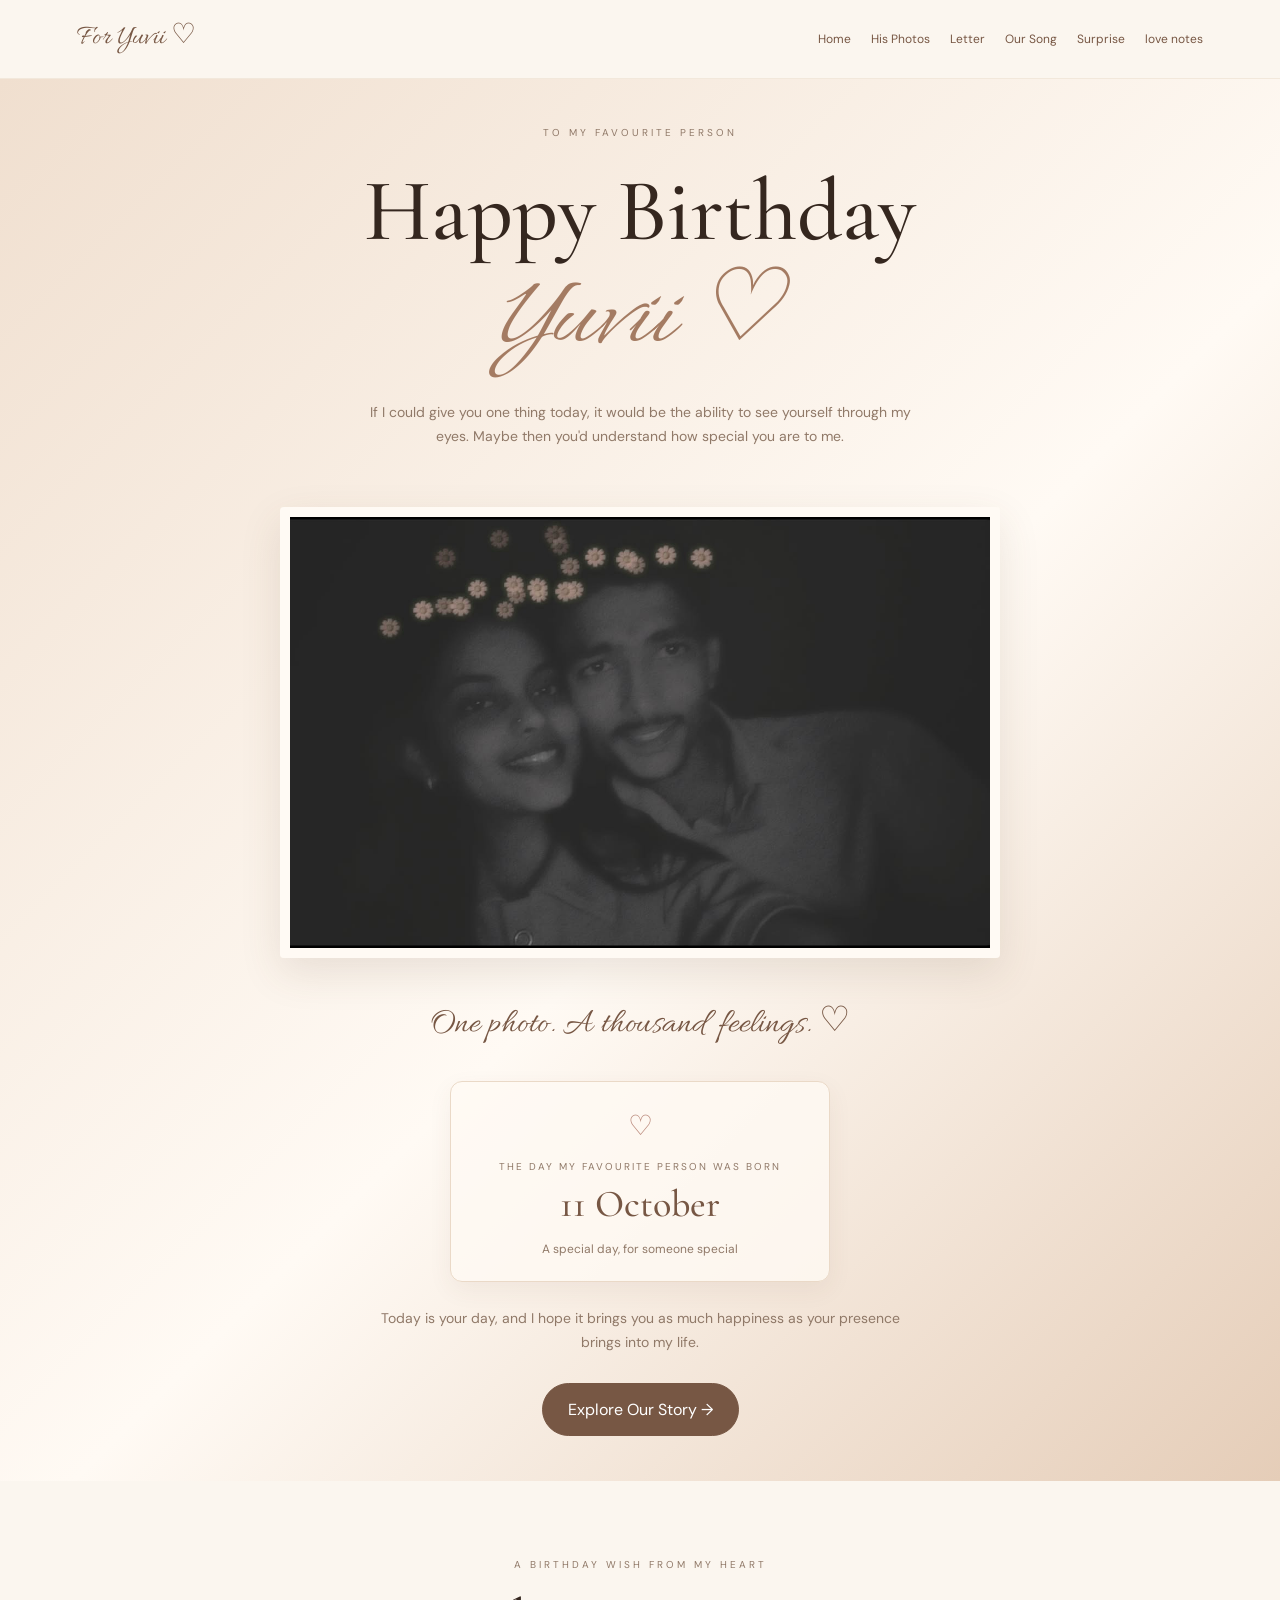
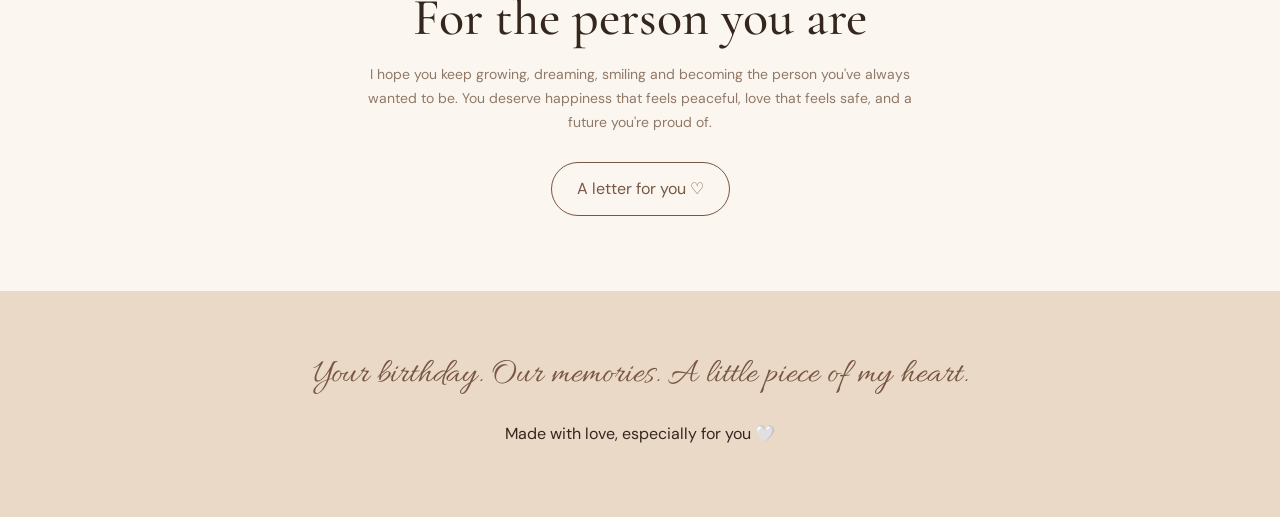
<file: index.html>
<!DOCTYPE html>
<html lang="en">
<head>
  <meta charset="UTF-8">
  <meta name="viewport" content="width=device-width, initial-scale=1">
  <title>For Yuvii ♡</title>
  <link rel="stylesheet" href="style.css">
</head>
<body>

<nav>
  <a class="logo" href="index.html">For Yuvii ♡</a>
  <div class="nav-links">
    <a href="index.html">Home</a>
    <a href="memories.html">His Photos</a>
    <a href="letter.html">Letter</a>
    <a href="song.html">Our Song</a>
    <a href="surprise.html">Surprise</a>
   <a href="memo.html">love notes</a>
  </div>
</nav>

<header class="hero">
  <div class="hero-content">
    <p class="eyebrow">To my favourite person</p>
    <h1>Happy Birthday<br><em>Yuvii ♡</em></h1>

    <p class="lead">
      If I could give you one thing today, it would be
      the ability to see yourself through my eyes.
      Maybe then you'd understand how special you are to me.
    </p>

    <img
      class="photo-hero"
      src="our.jpg"
      alt="Our favourite photo together"
    >


    <p class="script">One photo. A thousand feelings. ♡</p>
    <div class="birthday-date">

  <span class="date-icon">♡</span>
  <p>THE DAY MY FAVOURITE PERSON WAS BORN</p>
  <h2>11 October</h2>
  <span class="date-year">A special day, for someone special</span>
</div>


    <p class="lead">
      Today is your day, and I hope it brings you as much
      happiness as your presence brings into my life.
    </p>

    <a class="btn" href="memories.html">Explore Our Story →</a>
  </div>
</header>

<section class="section">
  <p class="eyebrow">A birthday wish from my heart</p>
  <h2>For the person you are</h2>
  <p class="lead">
    I hope you keep growing, dreaming, smiling and becoming
    the person you've always wanted to be. You deserve
    happiness that feels peaceful, love that feels safe,
    and a future you're proud of.
  </p>

  <a class="btn btn-light" href="letter.html">A letter for you ♡</a>
</section>

<footer class="footer">
  <p class="script">Your birthday. Our memories. A little piece of my heart.</p>
  <p>Made with love, especially for you 🤍</p>
</footer>

</body>
</html>
</file>
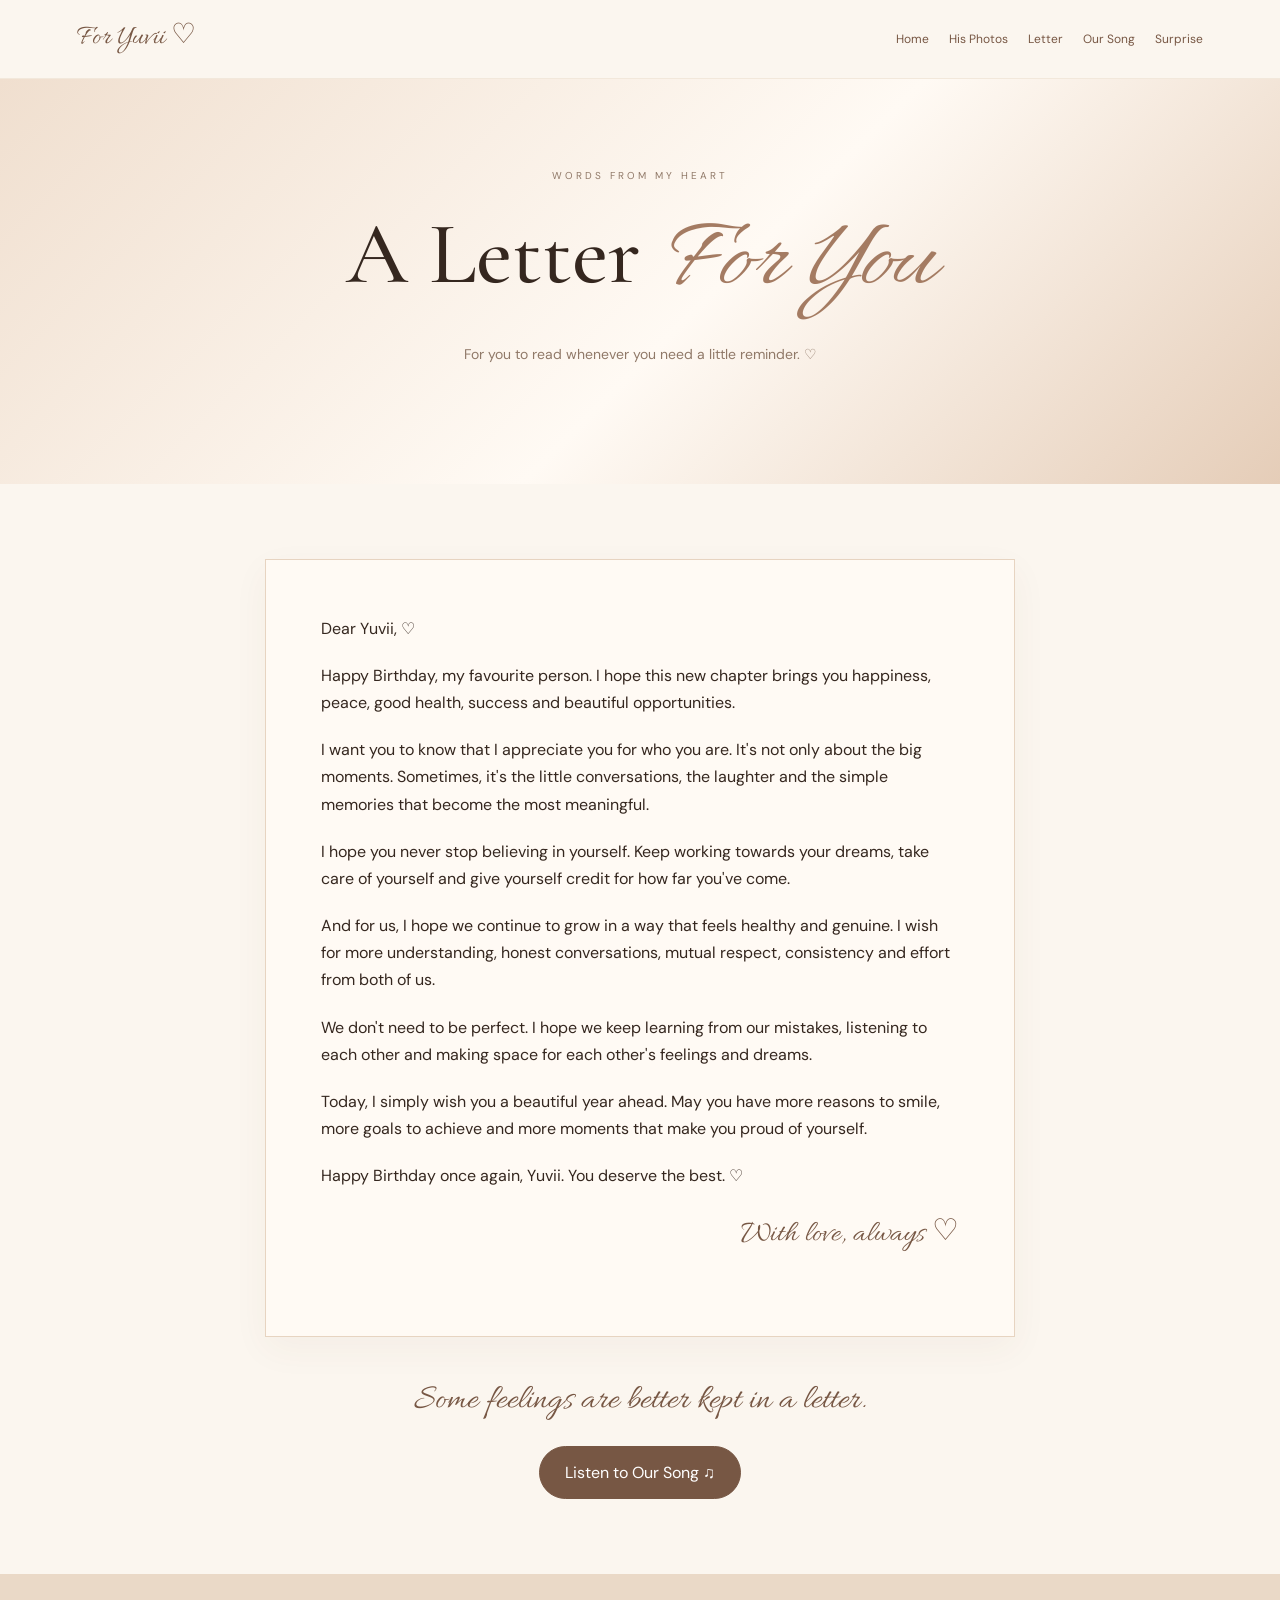
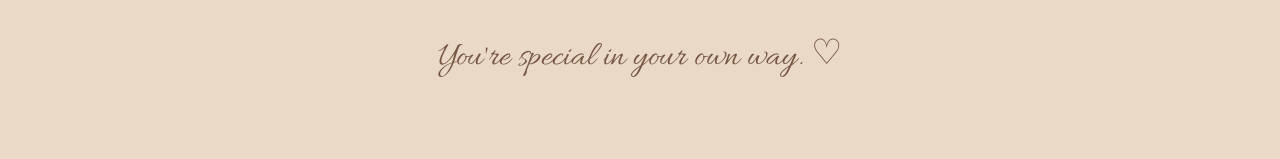
<file: letter.html>
<!DOCTYPE html>
<html lang="en">
<head>
  <meta charset="UTF-8">
  <meta name="viewport" content="width=device-width, initial-scale=1">
  <title>A Letter for Yuvii ♡</title>
  <link rel="stylesheet" href="style.css">
</head>
<body>

<nav>
  <a class="logo" href="index.html">For Yuvii ♡</a>
  <div class="nav-links">
    <a href="index.html">Home</a>
    <a href="memories.html">His Photos</a>
    <a href="letter.html">Letter</a>
    <a href="song.html">Our Song</a>
    <a href="surprise.html">Surprise</a>
  </div>
</nav>

<header class="hero" style="min-height:45vh">
  <div>
    <p class="eyebrow">Words from my heart</p>
    <h1>A Letter <em>For You</em></h1>
    <p class="lead">For you to read whenever you need a little reminder. ♡</p>
  </div>
</header>

<section class="section">
  <article class="paper">
    <p>Dear Yuvii, ♡</p>

    <p>
      Happy Birthday, my favourite person. I hope this new
      chapter brings you happiness, peace, good health,
      success and beautiful opportunities.
    </p>

    <p>
      I want you to know that I appreciate you for who you
      are. It's not only about the big moments. Sometimes,
      it's the little conversations, the laughter and the
      simple memories that become the most meaningful.
    </p>

    <p>
      I hope you never stop believing in yourself.
      Keep working towards your dreams, take care of
      yourself and give yourself credit for how far
      you've come.
    </p>

    <p>
      And for us, I hope we continue to grow in a way
      that feels healthy and genuine. I wish for more
      understanding, honest conversations, mutual respect,
      consistency and effort from both of us.
    </p>

    <p>
      We don't need to be perfect. I hope we keep learning
      from our mistakes, listening to each other and making
      space for each other's feelings and dreams.
    </p>

    <p>
      Today, I simply wish you a beautiful year ahead.
      May you have more reasons to smile, more goals to
      achieve and more moments that make you proud of yourself.
    </p>

    <p>Happy Birthday once again, Yuvii. You deserve the best. ♡</p>

    <p class="signature">With love, always ♡</p>
  </article>

  <p class="script" style="margin-top:35px">
    Some feelings are better kept in a letter.
  </p>

  <a class="btn" href="song.html">Listen to Our Song ♫</a>
</section>

<footer class="footer">
  <p class="script">You're special in your own way. ♡</p>
</footer>

</body>
</html>
</file>
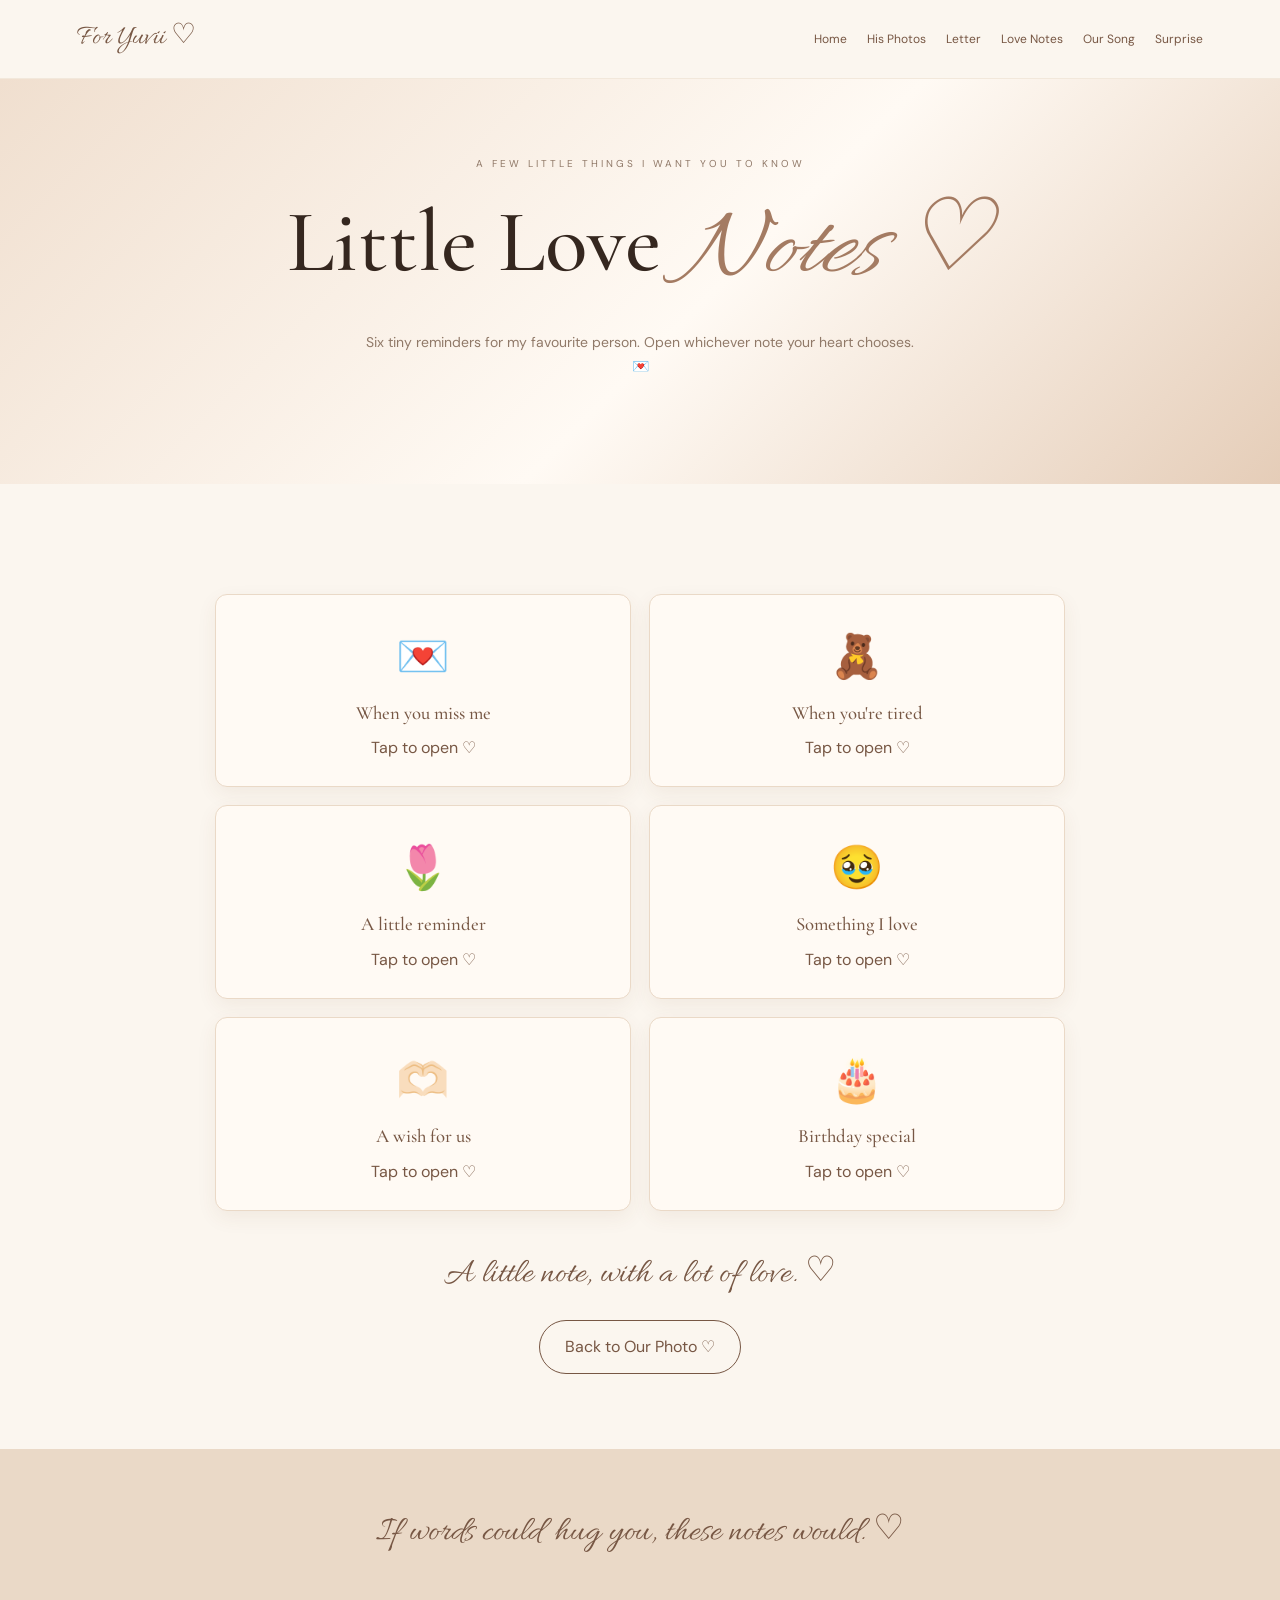
<file: memo.html>
<!DOCTYPE html>
<html lang="en">
<head>
<meta charset="UTF-8">
<meta name="viewport" content="width=device-width, initial-scale=1.0">
<title>Little Notes for Yuvii ♡</title>
<link rel="stylesheet" href="style.css">
<style>
.notes {
  display:grid;
  grid-template-columns:repeat(2,minmax(0,1fr));
  gap:18px;
  max-width:850px;
  margin:35px auto;
}
.note {
  background:#fffaf4;
  border:1px solid #ead9c7;
  padding:25px 15px;
  border-radius:12px;
  box-shadow:0 7px 20px #6b493012;
  transition:.3s;
}
.note:hover { transform:translateY(-5px) rotate(-1deg); }
.note button {
  border:0;
  background:transparent;
  color:#775744;
  width:100%;
}
.envelope { font-size:43px; }
.note h3 { margin:10px 0; }
.message {
  display:none;
  margin-top:15px;
  color:#806b5c;
  font-size:14px;
}
.message.show { display:block; animation:fadeIn .5s ease; }
@media(max-width:500px) {
  .notes { grid-template-columns:1fr; }
}
</style>
</head>
<body>

<nav>
  <a class="logo" href="index.html">For Yuvii ♡</a>
  <div class="nav-links">
    <a href="index.html">Home</a>
    <a href="memories.html">His Photos</a>
    <a href="letter.html">Letter</a>
    <a href="memo.html">Love Notes</a>
    <a href="song.html">Our Song</a>
    <a href="surprise.html">Surprise</a>
  </div>
</nav>

<header class="hero" style="min-height:45vh">
  <div class="hero-content">
    <p class="eyebrow">A few little things I want you to know</p>
    <h1>Little Love <em>Notes ♡</em></h1>
    <p class="lead">
      Six tiny reminders for my favourite person.
      Open whichever note your heart chooses. 💌
    </p>
  </div>
</header>

<section class="section">
  <div class="notes">

    <div class="note">
      <button onclick="toggleNote(1)">
        <div class="envelope">💌</div>
        <h3>When you miss me</h3>
        <span>Tap to open ♡</span>
      </button>
      <p class="message" id="note1">
        Imagine me smiling at you right now.
        Sending you the biggest virtual hug.
        Distance can't erase a beautiful memory. 🤍
      </p>
    </div>

    <div class="note">
      <button onclick="toggleNote(2)">
        <div class="envelope">🧸</div>
        <h3>When you're tired</h3>
        <span>Tap to open ♡</span>
      </button>
      <p class="message" id="note2">
        Take a breath, my love. You don't have to
        figure everything out today. Rest a little.
        I'm always wishing good things for you. ♡
      </p>
    </div>

    <div class="note">
      <button onclick="toggleNote(3)">
        <div class="envelope">🌷</div>
        <h3>A little reminder</h3>
        <span>Tap to open ♡</span>
      </button>
      <p class="message" id="note3">
        You are more than your achievements.
        I'm proud of the person you're becoming.
        Keep believing in yourself, Yuvii. 🤍
      </p>
    </div>

    <div class="note">
      <button onclick="toggleNote(4)">
        <div class="envelope">🥹</div>
        <h3>Something I love</h3>
        <span>Tap to open ♡</span>
      </button>
      <p class="message" id="note4">
        It's the little things — your smile,
        our conversations, and the memories
        that become special just because they're ours. ♡
      </p>
    </div>

    <div class="note">
      <button onclick="toggleNote(5)">
        <div class="envelope">🫶🏻</div>
        <h3>A wish for us</h3>
        <span>Tap to open ♡</span>
      </button>
      <p class="message" id="note5">
        May we always choose honesty, understanding,
        respect and effort. May we grow together
        without forgetting to grow as individuals too. 🤍
      </p>
    </div>

    <div class="note">
      <button onclick="toggleNote(6)">
        <div class="envelope">🎂</div>
        <h3>Birthday special</h3>
        <span>Tap to open ♡</span>
      </button>
      <p class="message" id="note6">
        Happy Birthday, Yuvii! I hope this year brings
        you peace, success, good health and so many
        reasons to smile. You deserve beautiful things. 🎂
      </p>
    </div>

  </div>

  <p class="script">A little note, with a lot of love. ♡</p>
    <a href="index.html" class="btn btn-light">Back to Our Photo ♡</a>

</section>

<footer class="footer">
  <p class="script">If words could hug you, these notes would. ♡</p>
</footer>

<script>
function toggleNote(number) {
  const note = document.getElementById("note" + number);
  note.classList.toggle("show");
}
</script>

</body>
</html>
</file>
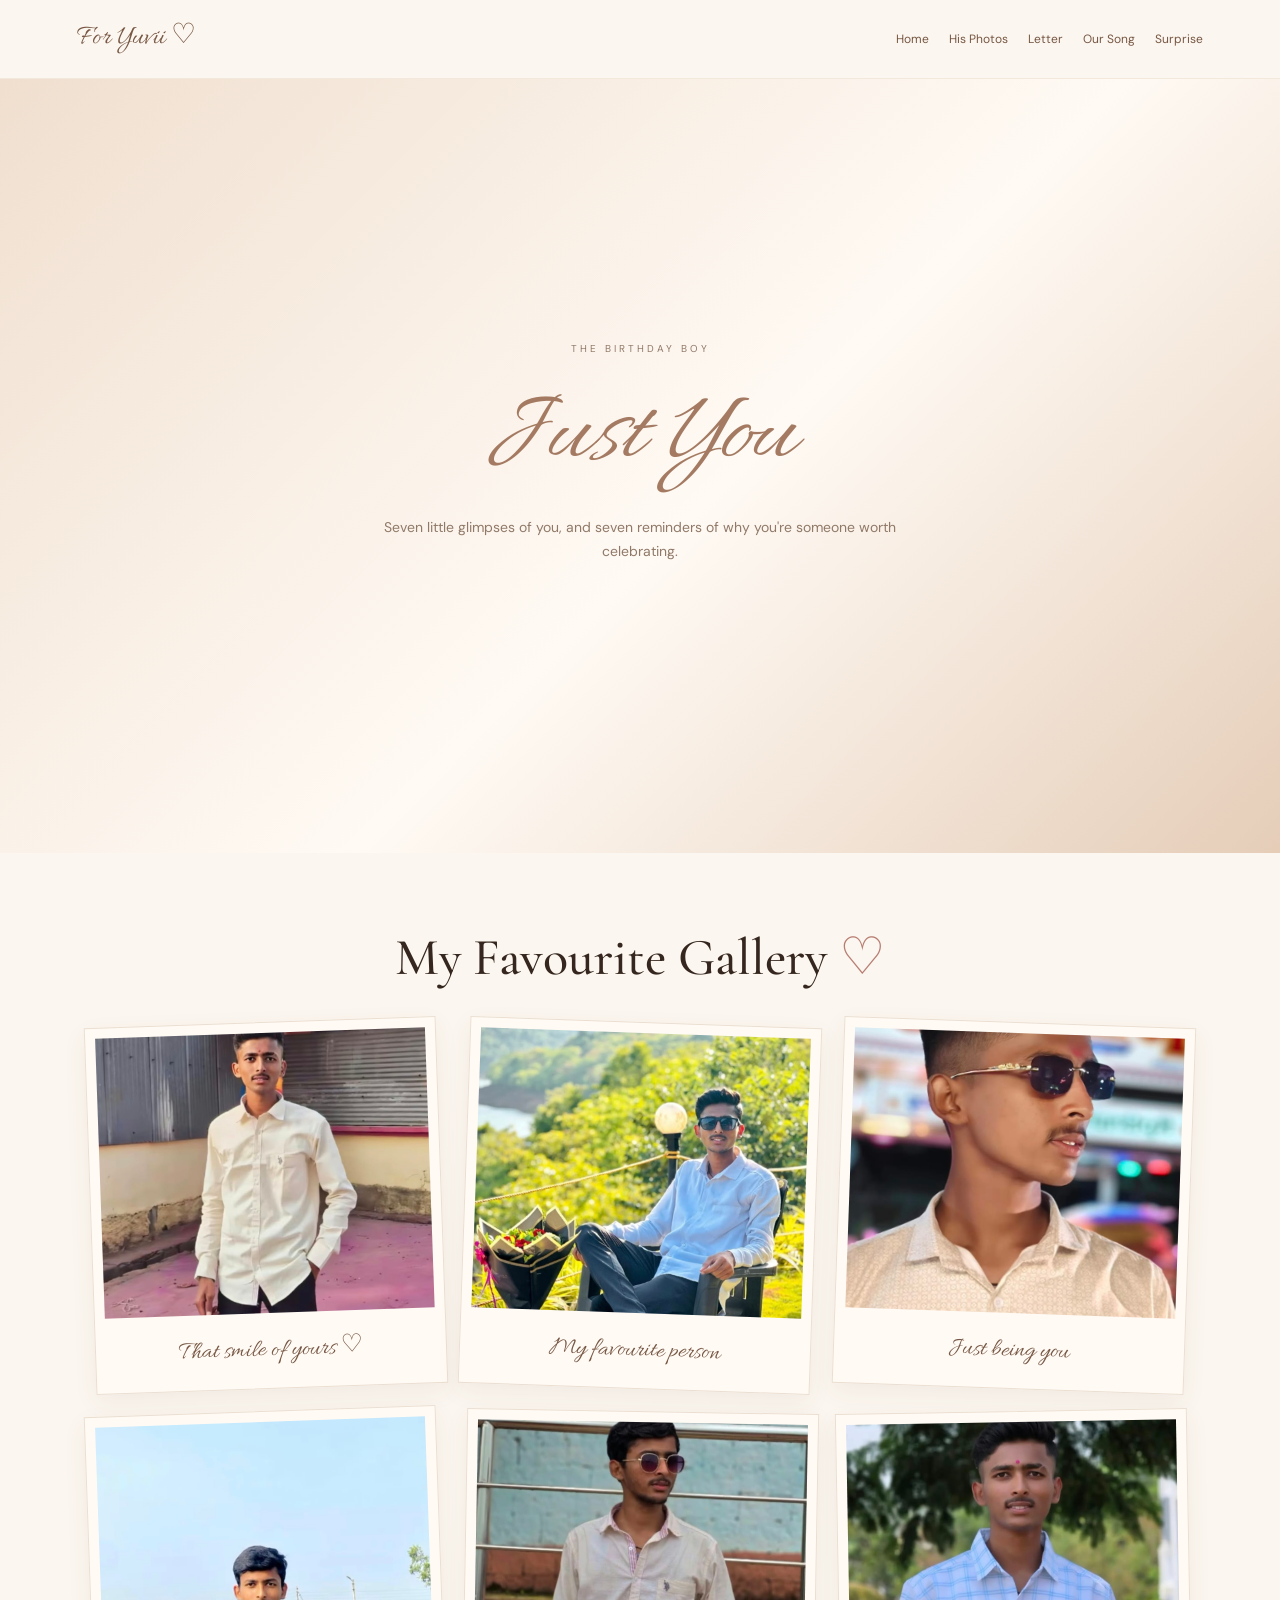
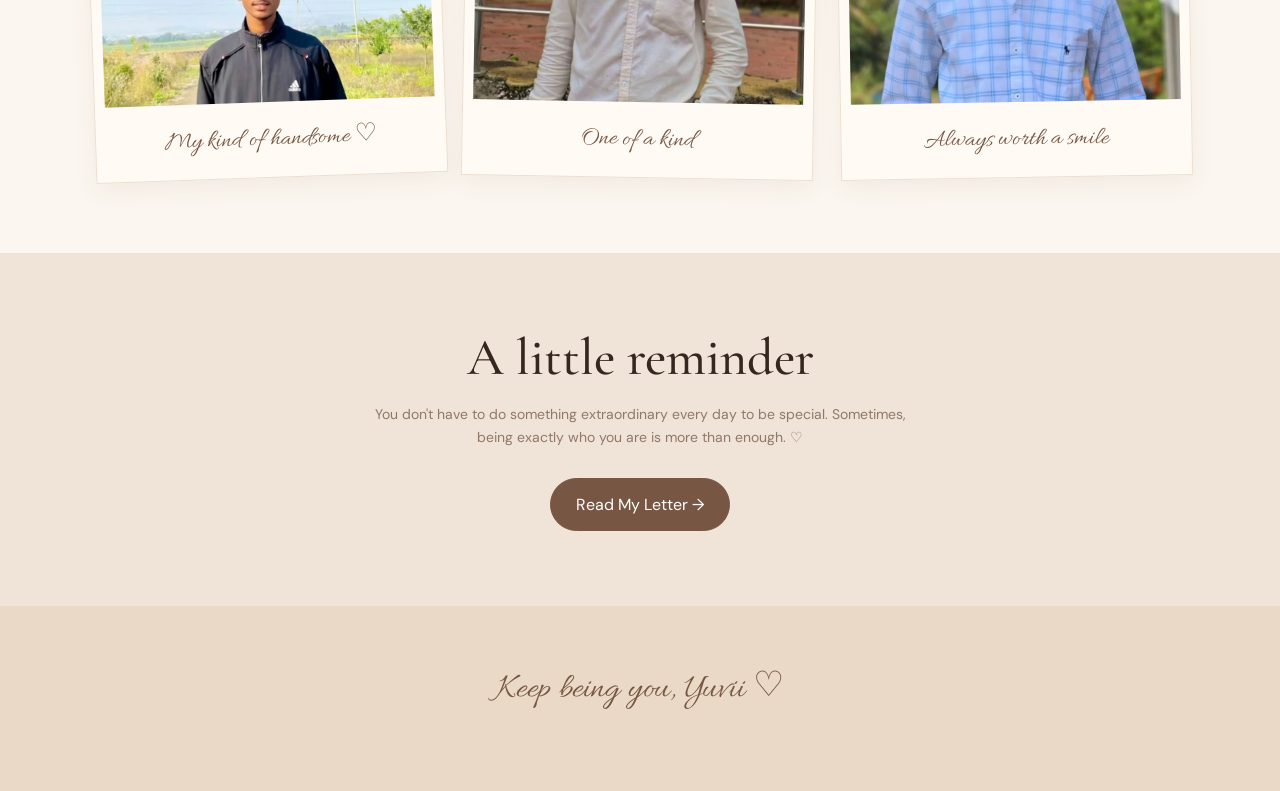
<file: memories.html>
<!DOCTYPE html>
<html lang="en">
<head>
  <meta charset="UTF-8">
  <meta name="viewport" content="width=device-width, initial-scale=1">
  <title>My Favourite Person | Yuvii</title>
  <link rel="stylesheet" href="style.css">
</head>
<body>

<nav>
  <a class="logo" href="index.html">For Yuvii ♡</a>
  <div class="nav-links">
    <a href="index.html">Home</a>
    <a href="memories.html">His Photos</a>
    <a href="letter.html">Letter</a>
    <a href="song.html">Our Song</a>
    <a href="surprise.html">Surprise</a>
  </div>
</nav>

<header class="hero">
  <div class="hero-content">
    <p class="eyebrow">The birthday boy</p>
    <h1><em>Just You</em></h1>
    <p class="lead">
      Seven little glimpses of you, and seven reminders
      of why you're someone worth celebrating.
    </p>
  </div>
</header>

<section class="section">
  <div class="section-head">
    <h2>My Favourite Gallery <span class="heart">♡</span></h2>
  </div>

  <div class="gallery">

    <figure class="polaroid" style="transform:rotate(-2deg)">
      <img src="photo1.jpg" alt="Yuvii photo 1">
      <figcaption>That smile of yours ♡</figcaption>
    </figure>

    <figure class="polaroid" style="transform:rotate(2deg)">
      <img src="photo2.jpg" alt="Yuvii photo 2">
      <figcaption>My favourite person</figcaption>
    </figure>


    <figure class="polaroid" style="transform:rotate(2deg)">
      <img src="photo4.jpg" alt="Yuvii photo 4">
      <figcaption>Just being you</figcaption>
    </figure>

    <figure class="polaroid" style="transform:rotate(-2deg)">
      <img src="photo5.jpg" alt="Yuvii photo 5">
      <figcaption>My kind of handsome ♡</figcaption>
    </figure>

    <figure class="polaroid" style="transform:rotate(1deg)">
      <img src="photo6.jpg" alt="Yuvii photo 6">
      <figcaption>One of a kind</figcaption>
    </figure>

    <figure class="polaroid" style="transform:rotate(-1deg)">
      <img src="photo7.jpg" alt="Yuvii photo 7">
      <figcaption>Always worth a smile</figcaption>
    </figure>

  </div>
</section>

<section class="section section-alt">
  <h2>A little reminder</h2>
  <p class="lead">
    You don't have to do something extraordinary every day
    to be special. Sometimes, being exactly who you are
    is more than enough. ♡
  </p>
  <a class="btn" href="letter.html">Read My Letter →</a>
</section>

<footer class="footer">
  <p class="script">Keep being you, Yuvii ♡</p>
</footer>

</body>
</html>
</file>
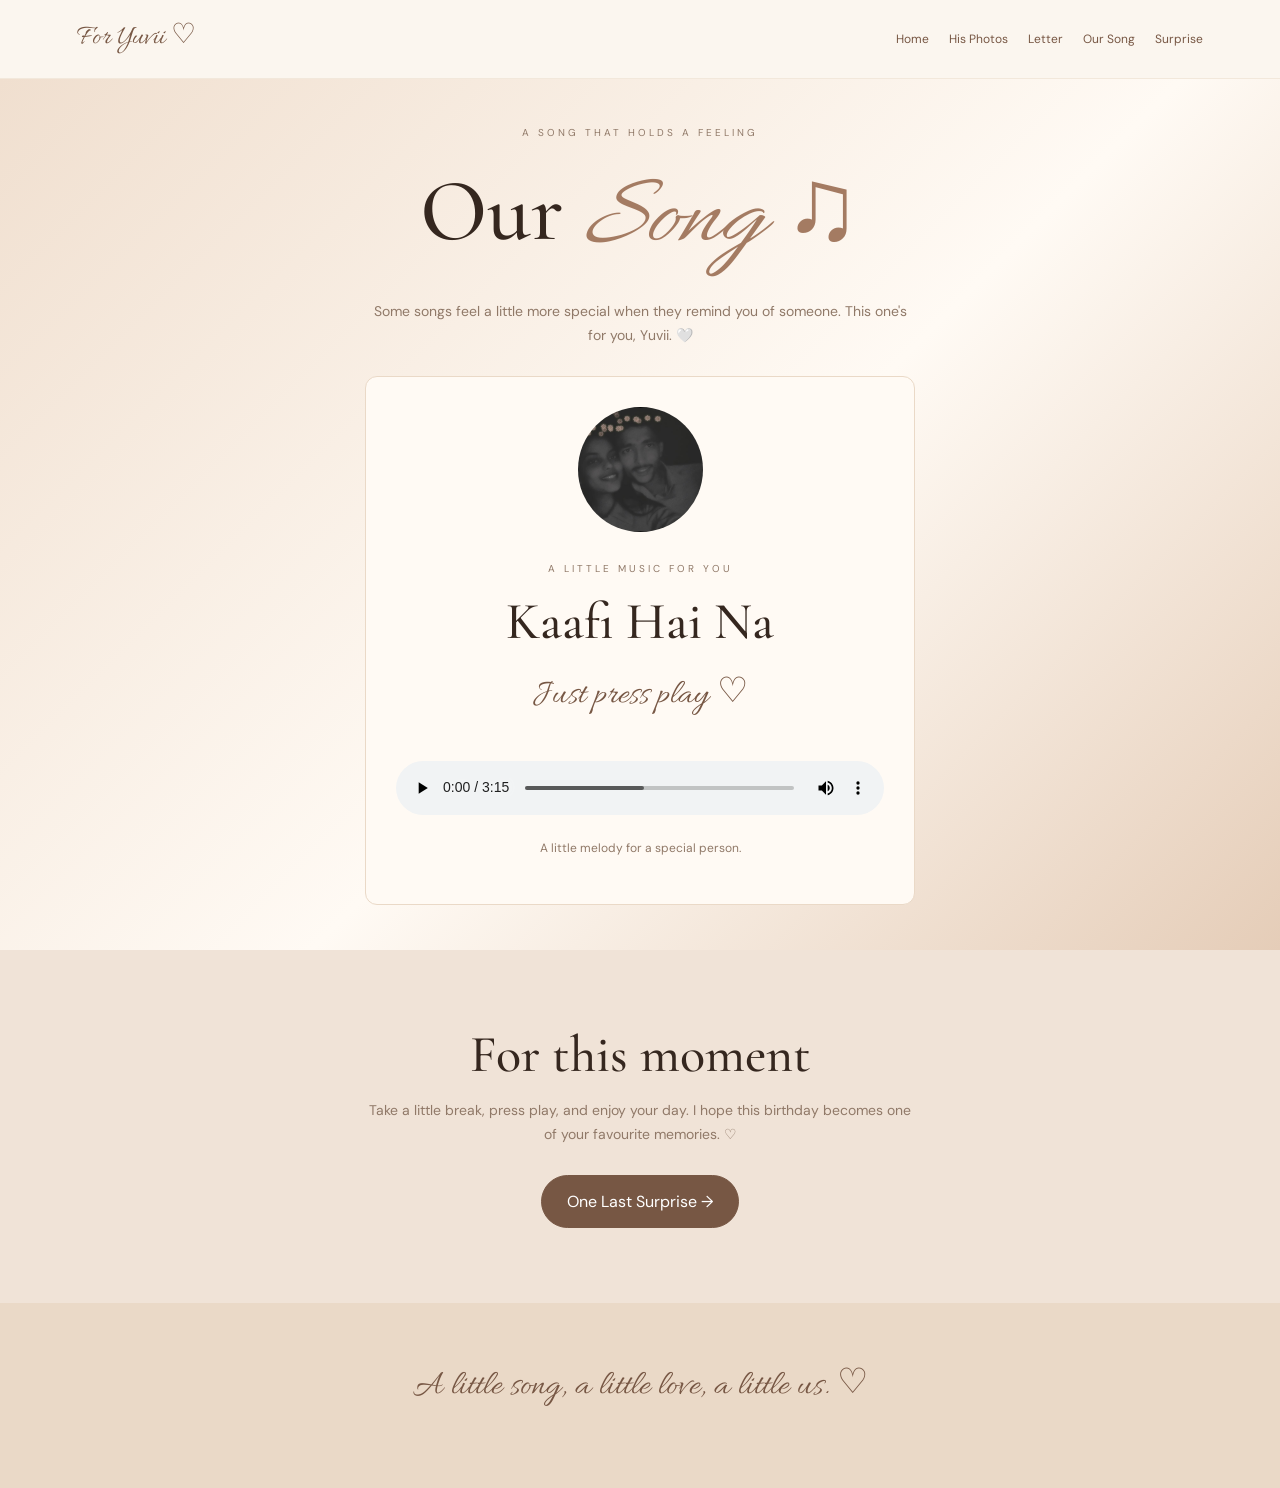
<file: song.html>
<!DOCTYPE html>
<html lang="en">
<head>
  <meta charset="UTF-8">
  <meta name="viewport" content="width=device-width, initial-scale=1">
  <title>Our Song ♡</title>
  <link rel="stylesheet" href="style.css">
</head>
<body>

<nav>
  <a class="logo" href="index.html">For Yuvii ♡</a>
  <div class="nav-links">
    <a href="index.html">Home</a>
    <a href="memories.html">His Photos</a>
    <a href="letter.html">Letter</a>
    <a href="song.html">Our Song</a>
    <a href="surprise.html">Surprise</a>
  </div>
</nav>

<header class="hero">
  <div class="hero-content">
    <p class="eyebrow">A song that holds a feeling</p>
    <h1>Our <em>Song ♫</em></h1>
    <p class="lead">
      Some songs feel a little more special when they remind
      you of someone. This one's for you, Yuvii. 🤍
    </p>

    <div class="music-card">
      <img
        src="our.jpg"
        alt="Our photo"
        style="width:125px;height:125px;object-fit:cover;border-radius:50%;margin:0 auto 20px"
      >

      <p class="eyebrow">A little music for you</p>
      <h2>Kaafi Hai Na</h2>
      <p class="script">Just press play ♡</p>

      <audio controls preload="metadata">
        <source src="Kaafi Hai Na(KoshalWorld.Com).mp3" type="audio/mpeg">
        Your browser does not support audio.
      </audio>

      <p style="font-size:12px;color:#907968;margin-top:15px">
        A little melody for a special person.
      </p>
    </div>
  </div>
</header>

<section class="section section-alt">
  <h2>For this moment</h2>
  <p class="lead">
    Take a little break, press play, and enjoy your day.
    I hope this birthday becomes one of your favourite memories. ♡
  </p>
  <a class="btn" href="surprise.html">One Last Surprise →</a>
</section>

<footer class="footer">
  <p class="script">A little song, a little love, a little us. ♡</p>
</footer>

</body>
</html>
</file>
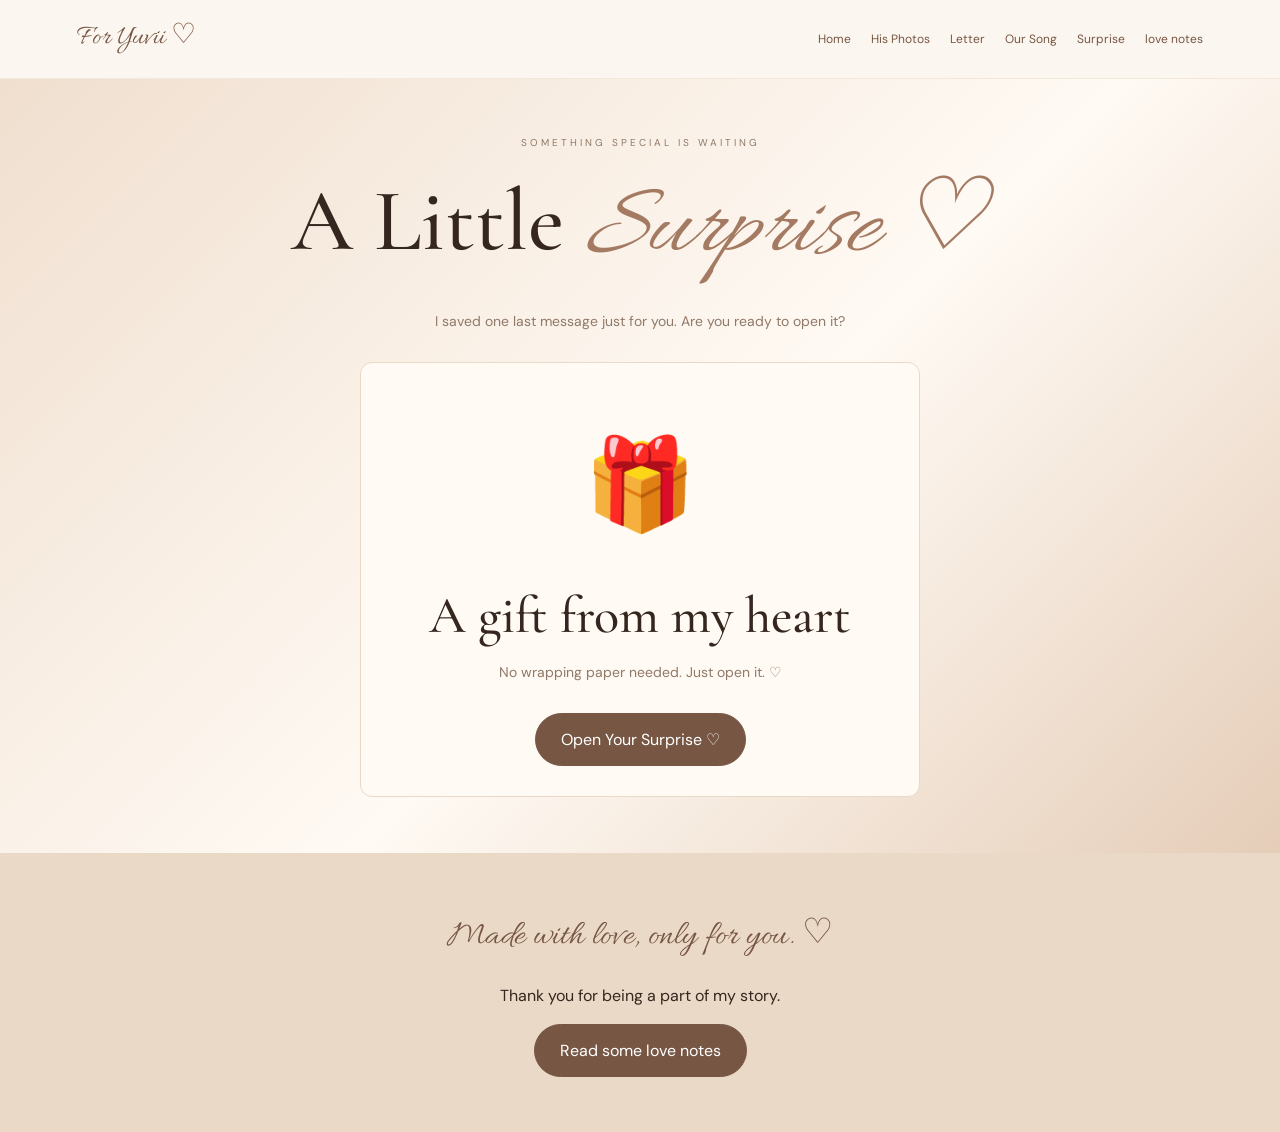
<file: surprise.html>
<!DOCTYPE html>
<html lang="en">
<head>
  <meta charset="UTF-8">
  <meta name="viewport" content="width=device-width, initial-scale=1">
  <title>A Surprise for Yuvii ♡</title>
  <link rel="stylesheet" href="style.css">
</head>
<body>

<nav>
  <a class="logo" href="index.html">For Yuvii ♡</a>
  <div class="nav-links">
    <a href="index.html">Home</a>
    <a href="memories.html">His Photos</a>
    <a href="letter.html">Letter</a>
    <a href="song.html">Our Song</a>
    <a href="surprise.html">Surprise</a>
    <a href="memo.html">love notes</a>
  </div>
</nav>

<header class="hero">
  <div class="hero-content">
    <p class="eyebrow">Something special is waiting</p>
    <h1>A Little <em>Surprise ♡</em></h1>
    <p class="lead">
      I saved one last message just for you.
      Are you ready to open it?
    </p>

    <div class="surprise-card">
      <div class="gift">🎁</div>
      <h2>A gift from my heart</h2>
      <p class="lead">No wrapping paper needed. Just open it. ♡</p>

      <button
        class="btn"
        id="surpriseButton"
        onclick="openSurprise()"
      >
        Open Your Surprise ♡
      </button>

      <div class="hidden" id="surpriseMessage">
        <div style="font-size:45px;margin:25px 0 10px">🤍</div>
        <h2>My wish for you</h2>

        <p>
          I hope life gives you the happiness you deserve,
          the courage to follow your dreams, and the peace
          to enjoy all the little things along the way.
        </p>

        <p>
          I hope we continue to understand each other,
          respect each other, communicate honestly and
          keep putting genuine effort into our relationship.
        </p>

        <p>
          I hope we create more beautiful memories,
          laugh over silly things, celebrate each other's
          achievements and keep growing together.
        </p>

        <p>
          And whenever life gets difficult, I hope you
          remember to be kind to yourself and never stop
          believing in your own strength.
        </p>

        <p class="script">Happy Birthday, my Yuvii ♡</p>
        <p>You deserve so many beautiful things. Always remember that.</p>
      </div>
    </div>
  </div>
</header>

<footer class="footer">
  <p class="script">Made with love, only for you. ♡</p>
  <p>Thank you for being a part of my story.</p>
   <a class="btn" href="memo.html">Read some love notes</a>

</footer>

<div id="hearts"></div>
<script src="script.js"></script>

</body>
</html>
</file>
<file: style.css>
@import url('https://fonts.googleapis.com/css2?family=Cormorant+Garamond:wght@400;500;600&family=DM+Sans:wght@300;400;500&family=Allura&display=swap');

:root {
  --cream: #fbf6ef;
  --beige: #ead9c7;
  --brown: #775744;
  --dark: #35271f;
  --muted: #907968;
  --white: #fffaf4;
}

* {
  box-sizing: border-box;
  margin: 0;
  padding: 0;
}

html { scroll-behavior: smooth; }

body {
  background: var(--cream);
  color: var(--dark);
  font-family: 'DM Sans', sans-serif;
  line-height: 1.7;
}

a { color: inherit; text-decoration: none; }

button { font: inherit; cursor: pointer; }

nav {
  display: flex;
  align-items: center;
  justify-content: space-between;
  gap: 12px;
  padding: 15px 6%;
  position: sticky;
  top: 0;
  z-index: 10;
  background: #fbf6eff2;
  backdrop-filter: blur(12px);
  border-bottom: 1px solid #ead9c780;
}

.logo {
  font-family: 'Allura', cursive;
  font-size: 28px;
  color: var(--brown);
}

.nav-links {
  display: flex;
  gap: 20px;
  flex-wrap: wrap;
}

.nav-links a {
  font-size: 12px;
  color: var(--brown);
}

.nav-links a:hover { color: #bd8c76; }

.hero {
  min-height: 86vh;
  display: grid;
  place-items: center;
  padding: 45px 7%;
  text-align: center;
  background: linear-gradient(135deg, #f0dfcf, #fffaf4 55%, #e5cdb8);
}

.hero-content { max-width: 750px; }

.eyebrow {
  text-transform: uppercase;
  letter-spacing: 3px;
  font-size: 10px;
  color: var(--muted);
}

h1, h2, h3 {
  font-family: 'Cormorant Garamond', serif;
  font-weight: 500;
  line-height: 1.15;
}

h1 {
  font-size: clamp(48px, 9vw, 88px);
  margin: 20px 0;
}

h1 em {
  font-family: 'Allura', cursive;
  color: #a47b62;
  font-size: 1.15em;
  font-weight: 400;
}

h2 {
  font-size: clamp(34px, 6vw, 52px);
  margin-bottom: 15px;
}

p { margin-bottom: 15px; }

.lead {
  max-width: 550px;
  margin: 0 auto 28px;
  color: var(--muted);
  font-size: 14px;
}

.btn {
  display: inline-block;
  padding: 12px 25px;
  border: 1px solid var(--brown);
  border-radius: 30px;
  background: var(--brown);
  color: white;
  transition: .25s;
}

.btn:hover {
  background: #4e392c;
  transform: translateY(-2px);
}

.btn-light {
  background: transparent;
  color: var(--brown);
}

.section {
  padding: 75px 6%;
  text-align: center;
}

.section-alt { background: #f0e3d7; }

.section-head {
  max-width: 650px;
  margin: 0 auto 35px;
}

.photo-hero {
  width: min(100%, 720px);
  max-height: 490px;
  object-fit: cover;
  margin: 30px auto;
  border: 10px solid var(--white);
  box-shadow: 0 15px 40px #62452d20;
  border-radius: 4px;
}

.gallery {
  display: grid;
  grid-template-columns: repeat(3, minmax(0, 1fr));
  gap: 22px;
  max-width: 1100px;
  margin: auto;
}

.polaroid {
  background: var(--white);
  padding: 10px 10px 15px;
  border: 1px solid #ebdfd2;
  box-shadow: 0 8px 25px #65452b10;
  transition: .3s;
}

.polaroid:hover {
  transform: translateY(-6px) rotate(0deg) !important;
}

.polaroid img {
  width: 100%;
  height: 280px;
  object-fit: cover;
  background: var(--beige);
}

.polaroid figcaption {
  font-family: 'Allura', cursive;
  color: var(--brown);
  font-size: 25px;
  padding-top: 9px;
}

.paper {
  max-width: 750px;
  margin: auto;
  padding: clamp(25px, 6vw, 55px);
  text-align: left;
  background: var(--white);
  border: 1px solid #e7d4c1;
  box-shadow: 0 12px 35px #65452b0c;
}

.paper p { margin-bottom: 20px; }

.signature {
  text-align: right;
  font-family: 'Allura', cursive;
  font-size: 30px;
  color: var(--brown);
}

.music-card, .surprise-card {
  max-width: 560px;
  margin: auto;
  padding: 30px;
  background: var(--white);
  border: 1px solid #ead9c7;
  border-radius: 12px;
}

.music-card audio {
  width: 100%;
  margin-top: 20px;
}

.gift {
  font-size: 90px;
  margin: 15px 0 25px;
}

.hidden { display: none; }
.hidden.show { display: block; animation: fadeIn .7s ease; }

.footer {
  padding: 55px 20px;
  text-align: center;
  background: var(--beige);
}

.script {
  font-family: 'Allura', cursive;
  font-size: 35px;
  color: var(--brown);
}

.heart { color: #b77d72; }

#hearts {
  pointer-events: none;
  position: fixed;
  inset: 0;
  overflow: hidden;
  z-index: 50;
}

.floating-heart {
  position: absolute;
  bottom: -30px;
  animation: rise 4s linear forwards;
  color: #b88678;
}

@keyframes rise {
  to {
    transform: translateY(-110vh) rotate(30deg);
    opacity: 0;
  }
}

@keyframes fadeIn {
  from { opacity: 0; transform: translateY(12px); }
  to { opacity: 1; transform: translateY(0); }
}

@media (max-width: 700px) {
  nav { align-items: flex-start; flex-direction: column; }
  .nav-links { gap: 13px; }
  .gallery { grid-template-columns: repeat(2, minmax(0, 1fr)); gap: 12px; }
  .polaroid img { height: 210px; }
  .section { padding: 55px 16px; }
}

@media (max-width: 380px) {
  .gallery { grid-template-columns: 1fr; }
  .polaroid img { height: 300px; }
}

.birthday-date {
  margin: 25px auto;
  padding: 20px;
  max-width: 380px;
  background: rgba(255, 250, 244, 0.8);
  border: 1px solid #ead9c7;
  border-radius: 12px;
  box-shadow: 0 8px 25px #65452b10;
}

.birthday-date .date-icon {
  color: #b88678;
  font-size: 28px;
}

.birthday-date p {
  font-size: 10px;
  letter-spacing: 2px;
  color: #907968;
  margin: 8px 0;
}

.birthday-date h2 {
  font-family: 'Cormorant Garamond', serif;
  font-size: 38px;
  color: #775744;
  margin: 8px 0;
}

.birthday-date .date-year {
  font-size: 12px;
  color: #907968;
}
</file>
